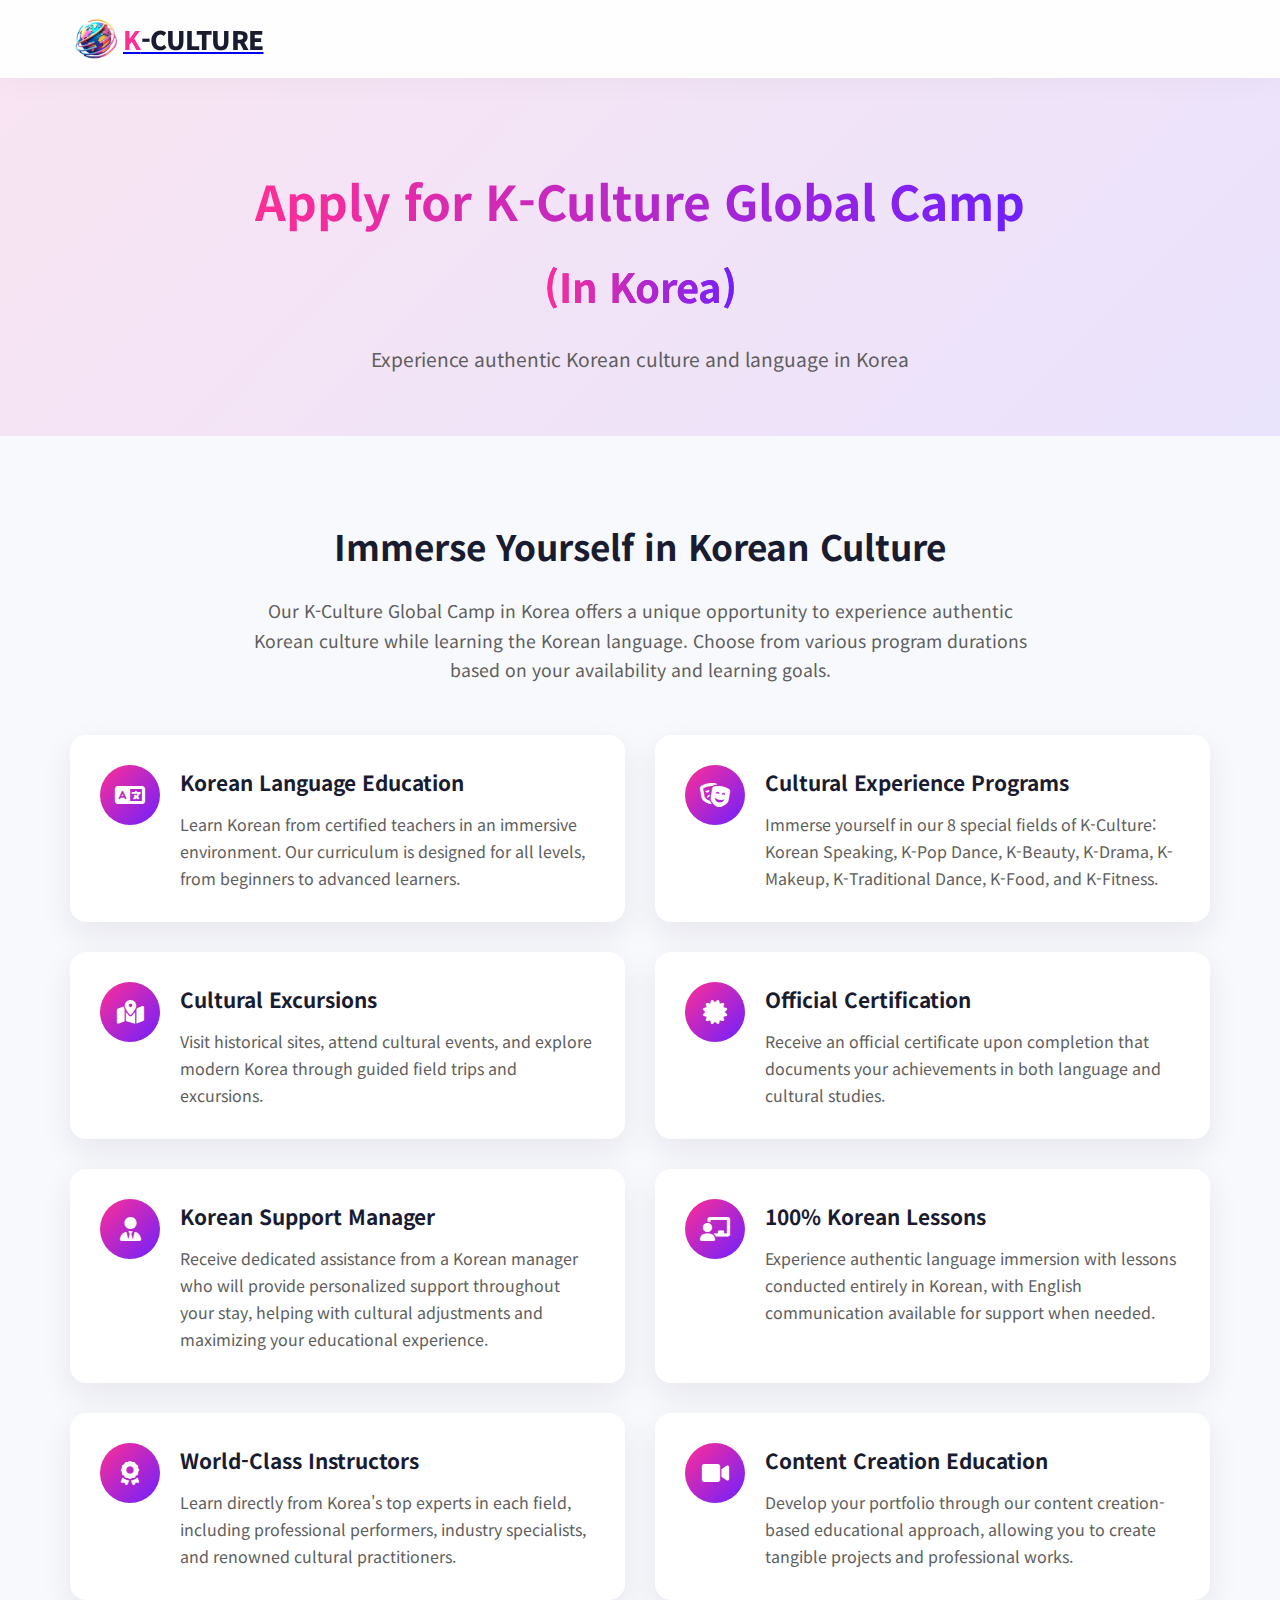
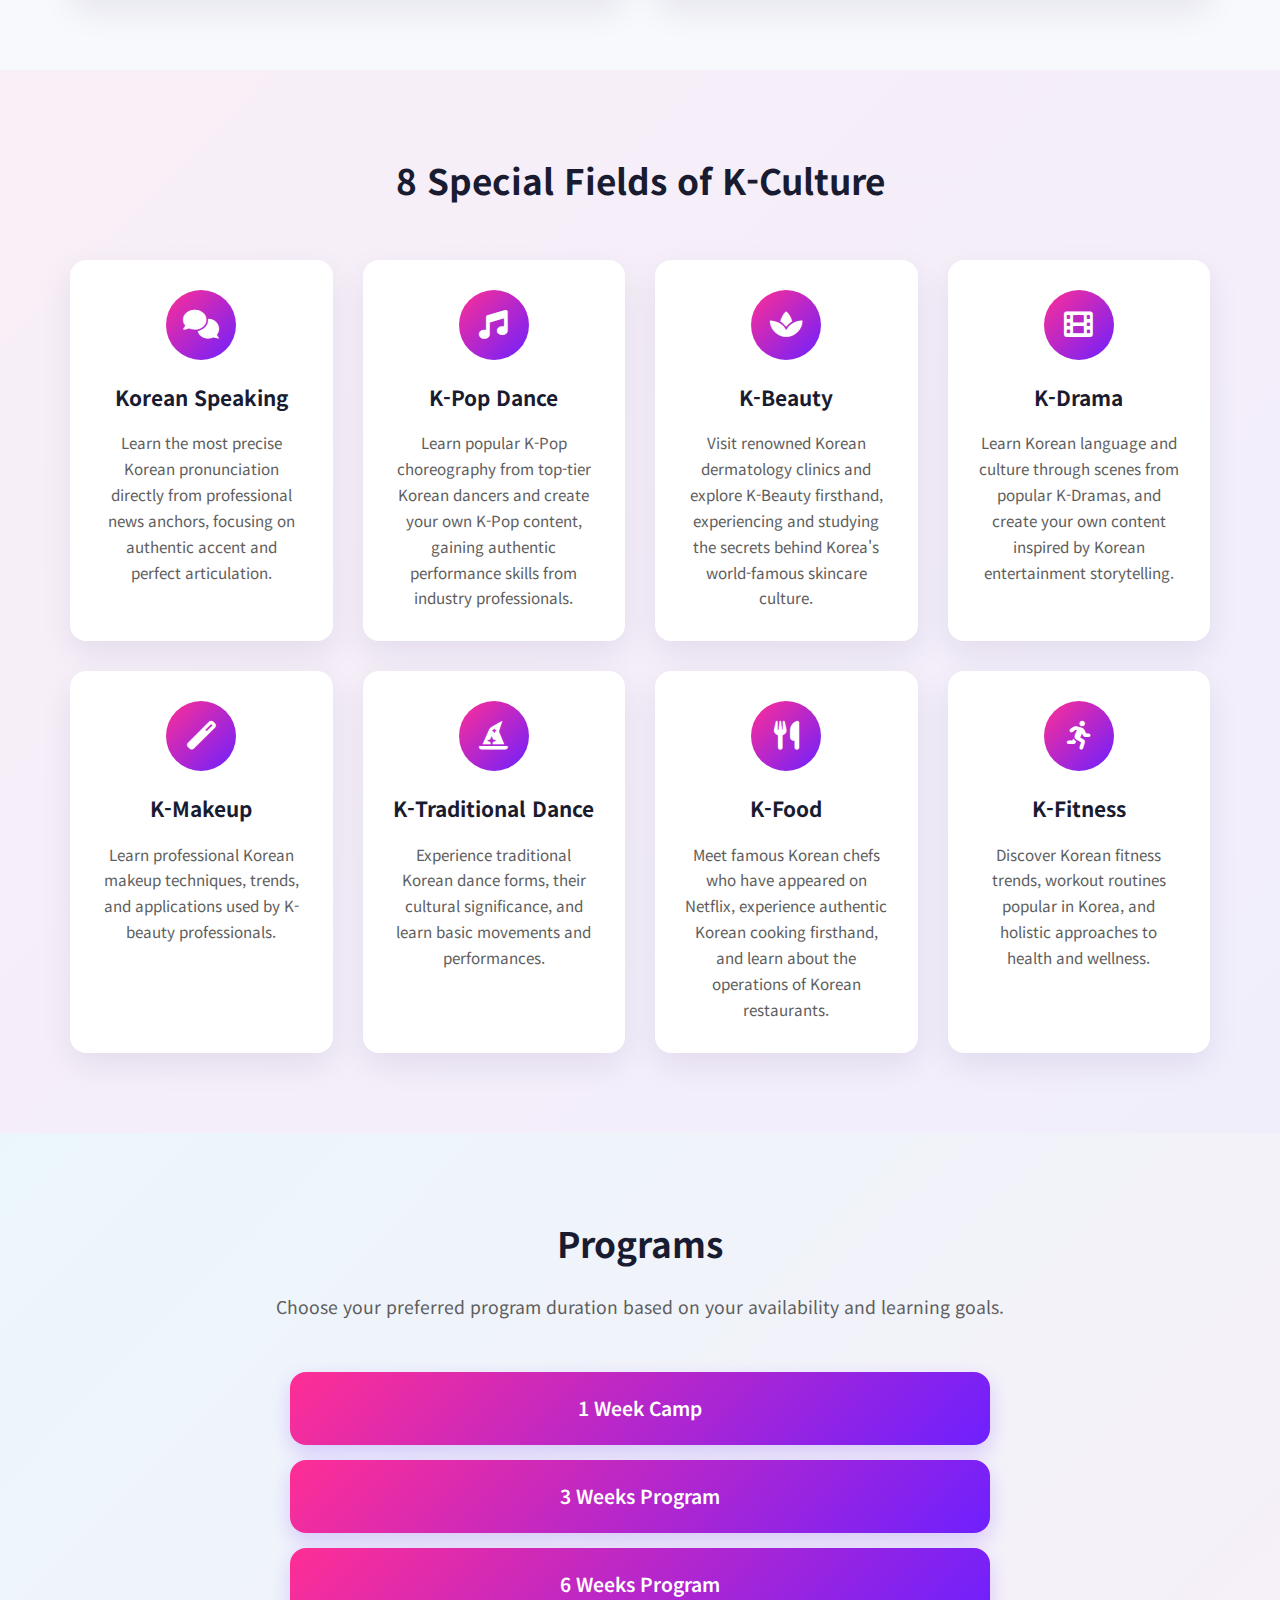
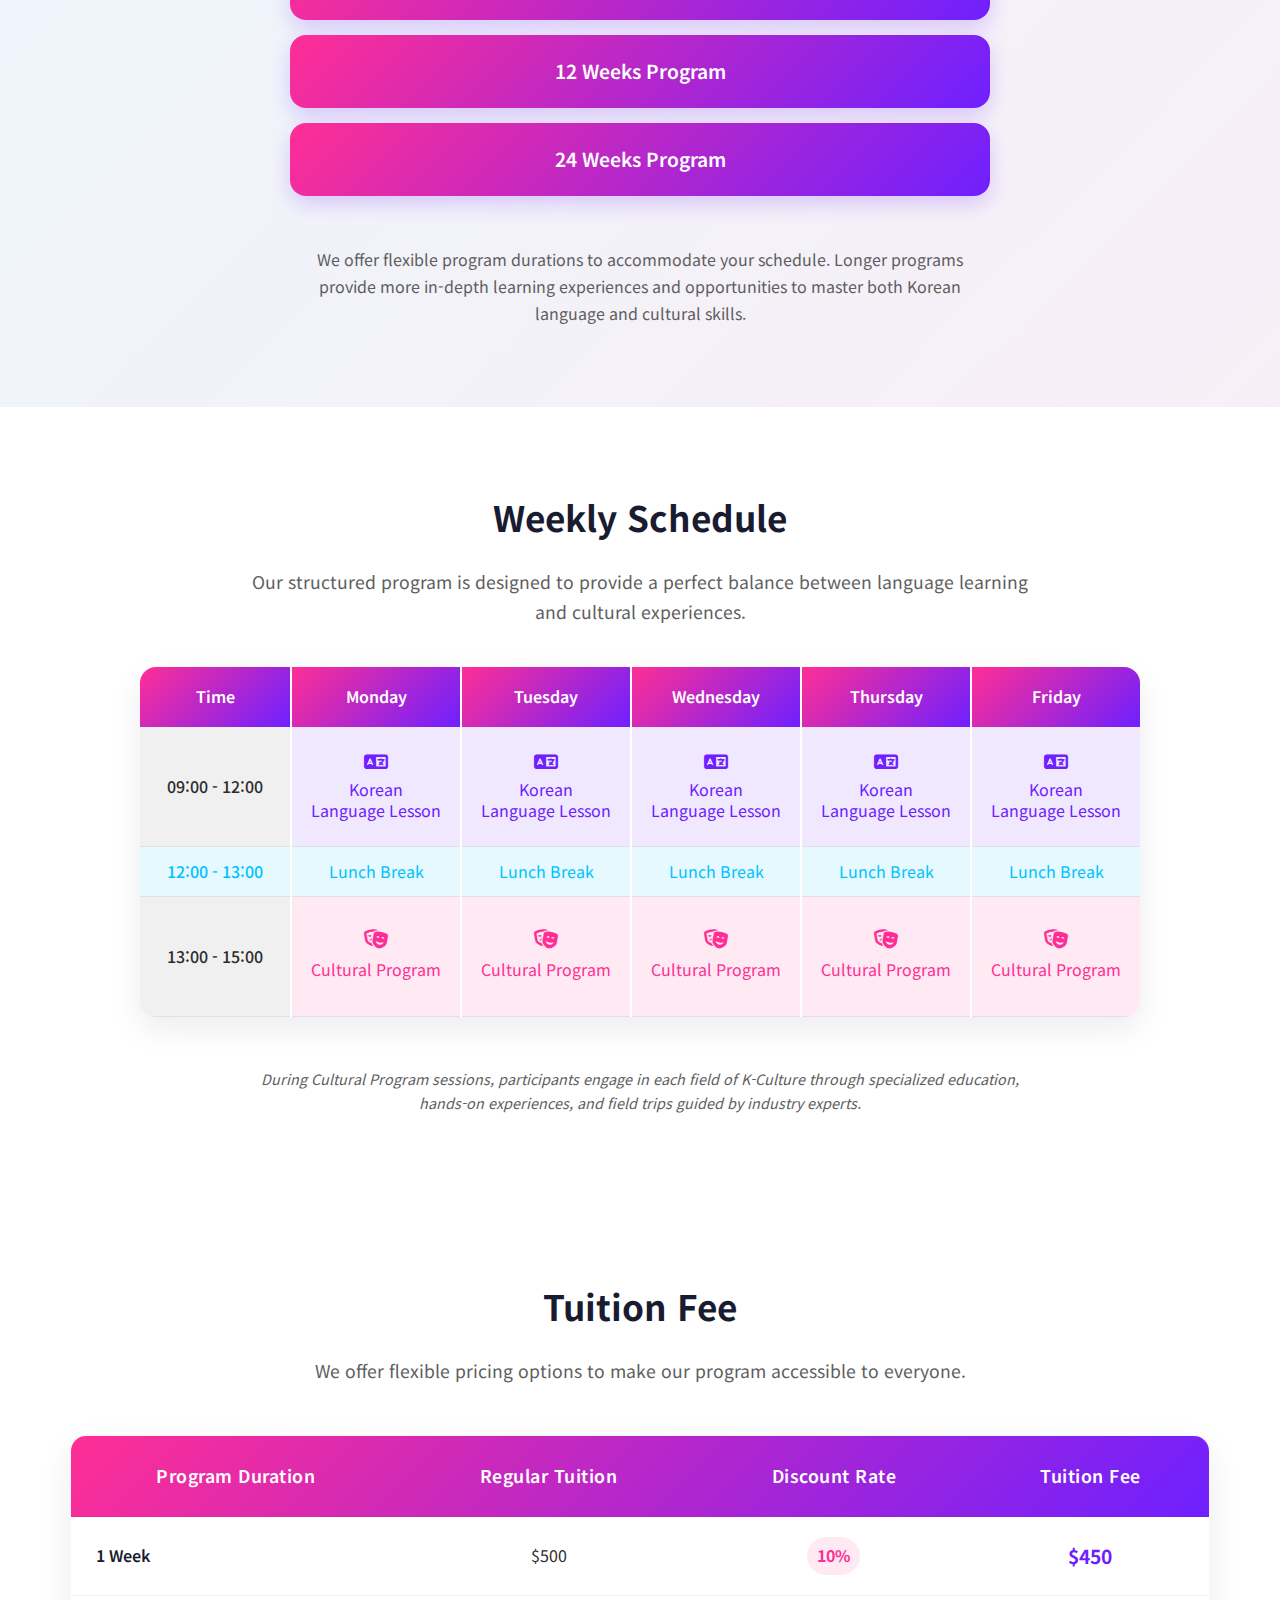
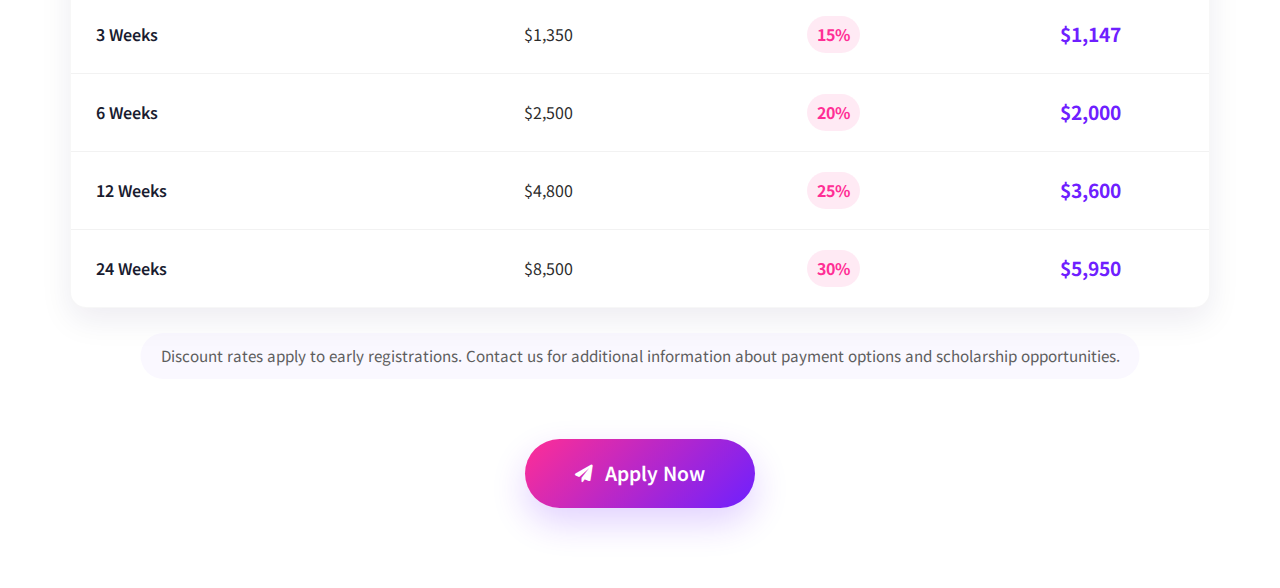
<file: apply-korea.html>
<!DOCTYPE html>
<html lang="ko">

<head>
    <meta charset="UTF-8">
    <meta name="viewport" content="width=device-width, initial-scale=1.0">
    <title>Apply for K-Culture Global Camp (In Korea)</title>
    <link rel="stylesheet" href="https://cdnjs.cloudflare.com/ajax/libs/font-awesome/6.0.0-beta3/css/all.min.css">
    <link rel="preconnect" href="https://fonts.googleapis.com">
    <link rel="preconnect" href="https://fonts.gstatic.com" crossorigin>
    <link
        href="https://fonts.googleapis.com/css2?family=Poppins:wght@300;400;500;600;700;800&family=Noto+Sans+KR:wght@300;400;500;700;900&display=swap"
        rel="stylesheet">
    <style>
        :root {
            --primary-color: #ff2e95;
            --secondary-color: #6e20ff;
            --accent-color: #00c2ff;
            --gradient-start: #ff2e95;
            --gradient-end: #6e20ff;
            --gradient-accent: #00c2ff;
            --text-color: #2c2c2c;
            --text-color-light: #5e5e5e;
            --light-bg: #f8f9fc;
            --white: #FFFFFF;
            --dark-color: #191c30;
            --border-radius: 16px;
            --box-shadow: 0 12px 32px rgba(28, 0, 78, 0.08);
            --hover-transform: translateY(-8px);
            --transition: all 0.4s cubic-bezier(0.165, 0.84, 0.44, 1);
        }

        * {
            margin: 0;
            padding: 0;
            box-sizing: border-box;
        }

        body {
            font-family: 'Noto Sans KR', 'Poppins', sans-serif;
            color: var(--text-color);
            line-height: 1.7;
            overflow-x: hidden;
            background-color: var(--light-bg);
        }

        .container {
            max-width: 1200px;
            margin: 0 auto;
            padding: 0 30px;
            position: relative;
        }

        header {
            position: fixed;
            width: 100%;
            background-color: rgba(255, 255, 255, 0.95);
            backdrop-filter: blur(10px);
            -webkit-backdrop-filter: blur(10px);
            box-shadow: 0 4px 30px rgba(0, 0, 0, 0.03);
            padding: 15px 0;
            z-index: 1000;
            transition: var(--transition);
        }

        header.scrolled {
            padding: 12px 0;
            box-shadow: 0 8px 20px rgba(0, 0, 0, 0.08);
        }

        .header-container {
            display: flex;
            justify-content: space-between;
            align-items: center;
        }

        .logo {
            display: flex;
            align-items: center;
        }

        .logo-img {
            width: auto;
            height: 48px;
            display: flex;
            align-items: center;
            justify-content: center;
            color: white;
            font-size: 20px;
            position: relative;
            overflow: hidden;
        }

        .logo-text {
            font-weight: 800;
            font-size: 1.6rem;
            color: var(--primary-color);
            letter-spacing: -0.5px;
        }

        .logo-text span {
            color: var(--dark-color);
            font-weight: 900;
            position: relative;
        }

        /* Removing the underline */
        .logo-text span::after {
            content: none;
        }

        .page-title {
            text-align: center;
            padding: 160px 0 60px;
            background: linear-gradient(135deg, rgba(255, 46, 149, 0.1), rgba(110, 32, 255, 0.1));
            position: relative;
        }

        .page-title h1 {
            font-size: 3rem;
            background: linear-gradient(90deg, var(--primary-color), var(--secondary-color));
            -webkit-background-clip: text;
            background-clip: text;
            color: transparent;
            margin-bottom: 20px;
            position: relative;
            display: inline-block;
        }

        .page-title h1::after {
            content: none;
        }
        
        .page-title h1 .edition {
            background: linear-gradient(90deg, var(--gradient-start), var(--gradient-end));
            -webkit-background-clip: text;
            background-clip: text;
            color: transparent;
            font-size: 2.5rem;
        }

        .page-title p {
            font-size: 1.2rem;
            color: var(--text-color-light);
            max-width: 700px;
            margin: 0 auto;
        }

        .program-overview {
            padding: 80px 0 40px;
            text-align: center;
        }

        .program-overview h2 {
            font-size: 2.2rem;
            margin-bottom: 20px;
            color: var(--dark-color);
        }

        .program-overview p {
            font-size: 1.1rem;
            color: var(--text-color-light);
            max-width: 800px;
            margin: 0 auto 30px;
        }

        .program-features {
            display: flex;
            flex-wrap: wrap;
            justify-content: center;
            gap: 30px;
            margin: 50px 0;
        }

        .program-feature {
            flex: 0 0 calc(50% - 15px);
            background: white;
            border-radius: var(--border-radius);
            padding: 30px;
            box-shadow: var(--box-shadow);
            display: flex;
            align-items: flex-start;
            text-align: left;
            transition: var(--transition);
        }

        .program-feature:hover {
            transform: var(--hover-transform);
            box-shadow: 0 20px 40px rgba(0, 0, 0, 0.1);
        }

        .feature-icon {
            background: linear-gradient(135deg, var(--gradient-start), var(--gradient-end));
            width: 60px;
            height: 60px;
            border-radius: 50%;
            display: flex;
            align-items: center;
            justify-content: center;
            margin-right: 20px;
            flex-shrink: 0;
        }

        .feature-icon i {
            color: white;
            font-size: 1.5rem;
        }

        .feature-content h3 {
            font-size: 1.3rem;
            margin-bottom: 10px;
            color: var(--dark-color);
        }

        .feature-content p {
            font-size: 1rem;
            color: var(--text-color-light);
            margin: 0;
        }

        .program-categories {
            padding: 80px 0;
            text-align: center;
            background: linear-gradient(135deg, rgba(0, 194, 255, 0.05), rgba(255, 46, 149, 0.05));
        }

        .program-grid {
            display: grid;
            grid-template-columns: repeat(auto-fill, minmax(350px, 1fr));
            gap: 30px;
            margin-top: 40px;
        }

        .program-card {
            background-color: white;
            border-radius: var(--border-radius);
            overflow: hidden;
            box-shadow: var(--box-shadow);
            transition: var(--transition);
            border: 1px solid rgba(0, 0, 0, 0.04);
            position: relative;
            height: 100%;
        }

        .program-card:hover {
            transform: var(--hover-transform);
            box-shadow: 0 20px 40px rgba(0, 0, 0, 0.1);
        }

        .program-img {
            width: 100%;
            height: 200px;
            object-fit: cover;
        }

        .program-content {
            padding: 30px;
        }

        .program-duration {
            display: inline-flex;
            align-items: center;
            background: linear-gradient(90deg, rgba(255, 46, 149, 0.1), rgba(110, 32, 255, 0.1));
            color: var(--primary-color);
            padding: 6px 12px;
            border-radius: 30px;
            font-size: 0.9rem;
            font-weight: 600;
            margin-bottom: 15px;
        }

        .program-duration i {
            margin-right: 8px;
        }

        .program-title {
            font-size: 1.5rem;
            color: var(--dark-color);
            margin-bottom: 15px;
        }

        .program-description {
            color: var(--text-color-light);
            margin-bottom: 30px;
        }

        .program-features {
            margin-bottom: 30px;
        }

        .program-feature-item {
            display: flex;
            align-items: center;
            margin-bottom: 12px;
        }

        .program-feature-item i {
            color: var(--secondary-color);
            margin-right: 10px;
        }

        .primary-btn {
            background: linear-gradient(135deg, var(--gradient-start), var(--gradient-end));
            color: white;
            border: none;
            padding: 15px 32px;
            border-radius: 30px;
            font-weight: 600;
            font-size: 1rem;
            cursor: pointer;
            transition: var(--transition);
            text-decoration: none;
            display: inline-flex;
            align-items: center;
            justify-content: center;
            box-shadow: 0 10px 25px rgba(110, 32, 255, 0.2);
            position: relative;
            overflow: hidden;
            z-index: 1;
            width: 100%;
        }

        .primary-btn::before {
            content: "";
            position: absolute;
            top: 0;
            left: 0;
            width: 100%;
            height: 100%;
            background: linear-gradient(135deg, var(--gradient-end), var(--gradient-start));
            z-index: -1;
            opacity: 0;
            transition: var(--transition);
        }

        .primary-btn:hover::before {
            opacity: 1;
        }

        .primary-btn i {
            margin-right: 10px;
        }

        .primary-btn:hover {
            transform: var(--hover-transform);
            box-shadow: 0 20px 40px rgba(110, 32, 255, 0.3);
        }

        .back-btn {
            display: inline-flex;
            align-items: center;
            color: var(--text-color);
            text-decoration: none;
            font-weight: 600;
            margin-top: 60px;
            transition: var(--transition);
        }

        .back-btn i {
            margin-right: 8px;
            transition: var(--transition);
        }

        .back-btn:hover {
            color: var(--primary-color);
        }

        .back-btn:hover i {
            transform: translateX(-5px);
        }

        .culture-modules {
            padding: 80px 0;
            background: linear-gradient(135deg, rgba(255, 46, 149, 0.05), rgba(110, 32, 255, 0.05));
        }

        .culture-modules h2 {
            text-align: center;
            font-size: 2.2rem;
            margin-bottom: 50px;
            color: var(--dark-color);
        }

        .modules-grid {
            display: grid;
            grid-template-columns: repeat(auto-fill, minmax(250px, 1fr));
            gap: 30px;
        }

        .module-card {
            background: white;
            border-radius: var(--border-radius);
            padding: 30px;
            text-align: center;
            box-shadow: var(--box-shadow);
            transition: var(--transition);
        }

        .module-card:hover {
            transform: var(--hover-transform);
            box-shadow: 0 20px 40px rgba(0, 0, 0, 0.1);
        }

        .module-icon {
            margin-bottom: 20px;
            width: 70px;
            height: 70px;
            background: linear-gradient(135deg, var(--gradient-start), var(--gradient-end));
            border-radius: 50%;
            display: flex;
            align-items: center;
            justify-content: center;
            margin: 0 auto 20px;
        }

        .module-icon i {
            color: white;
            font-size: 1.8rem;
        }

        .module-title {
            font-size: 1.3rem;
            margin-bottom: 15px;
            color: var(--dark-color);
        }

        .module-description {
            color: var(--text-color-light);
            font-size: 0.95rem;
        }

        /* Media Queries */
        @media (max-width: 992px) {
            .program-grid {
                grid-template-columns: repeat(2, 1fr);
            }
            
            .program-feature {
                flex: 0 0 100%;
            }

            .modules-grid {
                grid-template-columns: repeat(auto-fill, minmax(200px, 1fr));
            }
        }

        @media (max-width: 768px) {
            .container {
                padding: 0 20px;
            }

            .program-grid {
                grid-template-columns: 1fr;
            }

            .page-title {
                padding: 140px 0 50px;
            }

            .page-title h1 {
                font-size: 2.5rem;
            }

            .page-title p {
                font-size: 1rem;
            }

            .modules-grid {
                grid-template-columns: repeat(2, 1fr);
            }
        }

        @media (max-width: 576px) {
            .program-grid {
                grid-template-columns: 1fr;
            }

            .page-title h1 {
                font-size: 2rem;
            }

            .page-title p {
                font-size: 1rem;
            }

            .modules-grid {
                grid-template-columns: 1fr;
            }
        }

        .program-buttons {
            display: flex;
            flex-direction: column;
            gap: 15px;
            margin: 50px auto;
            max-width: 700px;
        }

        .program-button {
            background: linear-gradient(135deg, var(--gradient-start), var(--gradient-end));
            color: white;
            text-decoration: none;
            text-align: center;
            padding: 20px 30px;
            border-radius: var(--border-radius);
            font-size: 1.2rem;
            font-weight: 600;
            display: flex;
            align-items: center;
            justify-content: center;
            transition: var(--transition);
            box-shadow: 0 8px 20px rgba(110, 32, 255, 0.2);
            position: relative;
            overflow: hidden;
            z-index: 1;
            cursor: default;
        }

        .program-button:hover {
            transform: translateY(-5px);
            box-shadow: 0 15px 30px rgba(110, 32, 255, 0.3);
        }

        .program-button .duration {
            position: relative;
            display: block;
        }

        .program-button .duration::before {
            content: none;
        }

        .program-button:nth-child(1) .duration::before,
        .program-button:nth-child(2) .duration::before,
        .program-button:nth-child(3) .duration::before,
        .program-button:nth-child(4) .duration::before,
        .program-button:nth-child(5) .duration::before {
            content: none;
        }

        /* Media Queries */
        @media (max-width: 768px) {
            .program-buttons {
                max-width: 100%;
            }
        }

        /* Schedule Styles */
        .schedule-section {
            padding: 80px 0;
            background-color: white;
            text-align: center;
        }
        
        .schedule-intro {
            text-align: center;
            max-width: 800px;
            margin: 0 auto 40px;
            color: var(--text-color-light);
            font-size: 1.1rem;
        }

        .schedule-note {
            text-align: center;
            max-width: 800px;
            margin: 20px auto 0;
            color: var(--text-color-light);
            font-size: 0.9rem;
            font-style: italic;
        }
        
        .schedule-container {
            display: grid;
            grid-template-columns: 150px repeat(5, 1fr);
            gap: 2px;
            margin: 0 auto 50px;
            overflow-x: auto;
            border-radius: var(--border-radius);
            box-shadow: var(--box-shadow);
            max-width: 1000px;
            border-collapse: collapse;
        }
        
        .time-column, .day-column {
            display: flex;
            flex-direction: column;
            width: 100%;
        }
        
        .time-column {
            width: 150px;
        }
        
        .time-header, .day-header {
            background: linear-gradient(135deg, var(--gradient-start), var(--gradient-end));
            color: white;
            padding: 15px 10px;
            text-align: center;
            font-weight: 600;
            height: 60px;
            display: flex;
            align-items: center;
            justify-content: center;
        }
        
        .time-slot {
            background-color: #f0f0f0;
            padding: 15px 10px;
            text-align: center;
            border-bottom: 1px solid #e0e0e0;
            height: 120px;
            display: flex;
            align-items: center;
            justify-content: center;
            font-weight: 500;
            color: var(--text-color);
        }
        
        .time-slot.lunch {
            height: 50px;
        }
        
        .schedule-item {
            padding: 15px 10px;
            text-align: center;
            border-bottom: 1px solid #e0e0e0;
            height: 120px;
            display: flex;
            flex-direction: column;
            align-items: center;
            justify-content: center;
            background-color: white;
            transition: var(--transition);
        }
        
        .schedule-item.lunch {
            height: 50px;
        }
        
        .schedule-item.korean, 
        .schedule-item.culture {
            height: 120px;
        }
        
        .schedule-item:hover {
            transform: scale(1.02);
            box-shadow: 0 5px 15px rgba(0, 0, 0, 0.1);
            z-index: 2;
        }
        
        .schedule-item i {
            margin-bottom: 8px;
            font-size: 1.2rem;
        }
        
        .schedule-item.korean {
            background-color: rgba(110, 32, 255, 0.1);
            color: var(--secondary-color);
        }
        
        .schedule-item.korean span {
            max-width: 130px;
            line-height: 1.3;
            display: block;
            white-space: normal;
        }
        
        .schedule-item.culture {
            background-color: rgba(255, 46, 149, 0.1);
            color: var(--primary-color);
        }
        
        .schedule-item.lunch, .time-slot.lunch {
            background-color: rgba(0, 194, 255, 0.1);
            color: var(--accent-color);
        }
        
        .schedule-item.special-class {
            background-color: rgba(255, 193, 7, 0.1);
            color: #ff9800;
            grid-row: span 3;
        }
        
        .schedule-item.free {
            background-color: rgba(76, 175, 80, 0.1);
            color: #4caf50;
        }
        
        .schedule-item.weekend, .time-slot.weekend {
            background-color: #f8f9fc;
        }
        
        .special-classes {
            background-color: white;
            border-radius: var(--border-radius);
            padding: 30px;
            box-shadow: var(--box-shadow);
        }
        
        .special-classes h3 {
            margin-bottom: 15px;
            color: var(--dark-color);
            text-align: center;
        }
        
        .special-classes p {
            text-align: center;
            margin-bottom: 30px;
            color: var(--text-color-light);
        }
        
        .special-class-examples {
            display: flex;
            justify-content: center;
            flex-wrap: wrap;
            gap: 20px;
        }
        
        .special-class-item {
            background: linear-gradient(135deg, rgba(255, 46, 149, 0.1), rgba(110, 32, 255, 0.1));
            padding: 15px 25px;
            border-radius: 50px;
            display: flex;
            align-items: center;
            transition: var(--transition);
        }
        
        .special-class-item:hover {
            transform: translateY(-5px);
            box-shadow: 0 10px 20px rgba(0, 0, 0, 0.1);
        }
        
        .special-class-item i {
            margin-right: 10px;
            color: var(--primary-color);
        }
        
        /* Pricing Styles */
        .pricing {
            background-color: var(--white);
            position: relative;
            z-index: 1;
            padding: 80px 0;
        }

        .pricing-table-container {
            margin-top: 50px;
            position: relative;
            border-radius: var(--border-radius);
            overflow: hidden;
            box-shadow: var(--box-shadow);
            background: white;
            border: 1px solid rgba(0, 0, 0, 0.03);
        }

        .pricing-table {
            width: 100%;
            border-collapse: collapse;
        }

        .pricing-table th,
        .pricing-table td {
            padding: 20px 25px;
            text-align: center;
            border-bottom: 1px solid rgba(0, 0, 0, 0.05);
        }

        .pricing-table thead {
            background: linear-gradient(135deg, var(--gradient-start), var(--gradient-end));
            color: white;
        }

        .pricing-table thead th {
            font-weight: 600;
            padding: 25px;
            letter-spacing: 0.5px;
            font-size: 1.1rem;
        }

        .pricing-table tbody tr {
            transition: var(--transition);
        }

        .pricing-table tbody tr:hover {
            background-color: rgba(110, 32, 255, 0.03);
        }

        .pricing-table tbody tr:last-child td {
            border-bottom: none;
        }

        .pricing-table tbody td:first-child {
            font-weight: 600;
            color: var(--dark-color);
            text-align: left;
        }

        .pricing-table .discount {
            color: var(--primary-color);
            font-weight: 700;
            display: inline-block;
            padding: 5px 10px;
            background-color: rgba(255, 46, 149, 0.1);
            border-radius: 30px;
        }

        .pricing-table .price {
            font-weight: 700;
            font-size: 1.2rem;
            color: var(--secondary-color);
        }

        .pricing-table .price-regular {
            text-decoration: line-through;
            color: var(--text-color-light);
            font-size: 0.95rem;
            display: block;
            margin-bottom: 5px;
        }

        .pricing-note {
            text-align: center;
            margin-top: 25px;
            font-size: 0.95rem;
            color: var(--text-color-light);
            background-color: rgba(110, 32, 255, 0.03);
            padding: 10px 20px;
            border-radius: 30px;
            display: inline-block;
            position: relative;
            left: 50%;
            transform: translateX(-50%);
        }
        
        /* Responsive styles for the schedule */
        @media (max-width: 992px) {
            .schedule-container {
                grid-template-columns: 150px repeat(5, 1fr);
                max-width: 900px;
            }
            
            .time-slot, .schedule-item {
                padding: 10px 5px;
                font-size: 0.9rem;
            }
        }
        
        @media (max-width: 768px) {
            .schedule-container {
                display: block;
                overflow-x: auto;
                white-space: nowrap;
                width: 100%;
            }
            
            .time-column, .day-column {
                display: inline-block;
                vertical-align: top;
                width: 150px;
            }
            
            .time-column {
                width: 150px;
            }
            
            .day-column.saturday {
                width: 150px;
            }
            
            .special-class-item {
                padding: 10px 15px;
                font-size: 0.9rem;
            }
        }

        .program-note {
            text-align: center;
            max-width: 700px;
            margin: 30px auto 0;
            color: var(--text-color-light);
            font-size: 1rem;
        }

        .program-categories h2,
        .schedule-section h2,
        .pricing h2 {
            font-size: 2.2rem;
            margin-bottom: 20px;
            color: var(--dark-color);
            text-align: center;
        }

        @media (max-width: 768px) {
            .schedule-container {
                display: block;
                overflow-x: auto;
                white-space: nowrap;
                width: 100%;
            }
            
            .time-column, .day-column {
                display: inline-block;
                vertical-align: top;
                width: 150px;
            }
            
            .time-column {
                width: 150px;
            }
            
            .pricing-table-container {
                overflow-x: auto;
            }
            
            .pricing-table th,
            .pricing-table td {
                padding: 15px 20px;
                font-size: 0.95rem;
            }
            
            .pricing-note {
                width: 100%;
                padding: 10px;
                font-size: 0.9rem;
            }
        }

        .apply-button-container {
            text-align: center;
            margin-top: 60px;
        }
        
        .apply-now-btn {
            background: linear-gradient(135deg, var(--gradient-start), var(--gradient-end));
            color: white;
            text-decoration: none;
            font-weight: 600;
            font-size: 1.2rem;
            padding: 18px 50px;
            border-radius: 40px;
            display: inline-flex;
            align-items: center;
            justify-content: center;
            transition: var(--transition);
            box-shadow: 0 15px 35px rgba(110, 32, 255, 0.2);
            position: relative;
            overflow: hidden;
            z-index: 1;
        }
        
        .apply-now-btn i {
            margin-right: 12px;
            font-size: 1.1rem;
        }
        
        .apply-now-btn:hover {
            transform: var(--hover-transform);
            box-shadow: 0 20px 40px rgba(110, 32, 255, 0.3);
        }

        .tour-package-link {
            text-align: center;
            margin-top: 30px;
        }
        
        .tour-package-btn {
            background: linear-gradient(135deg, rgba(255, 46, 149, 0.1), rgba(110, 32, 255, 0.1));
            color: var(--dark-color);
            text-decoration: none;
            font-weight: 600;
            font-size: 1.1rem;
            padding: 16px 40px;
            border-radius: 40px;
            display: inline-flex;
            align-items: center;
            justify-content: center;
            transition: var(--transition);
            box-shadow: 0 5px 15px rgba(0, 0, 0, 0.05);
            position: relative;
            overflow: hidden;
        }
        
        .tour-package-btn i {
            margin-right: 10px;
            color: var(--primary-color);
        }
        
        .tour-package-btn:hover {
            transform: var(--hover-transform);
            box-shadow: 0 10px 25px rgba(0, 0, 0, 0.1);
            color: var(--primary-color);
        }

        .k-tour-program {
            padding: 80px 0;
            background: linear-gradient(135deg, rgba(0, 194, 255, 0.05), rgba(255, 46, 149, 0.05));
            text-align: center;
        }
        
        .tour-features {
            max-width: 1100px;
            margin: 50px auto;
        }
    </style>
</head>

<body>
    <header id="header">
        <div class="container header-container">
            <a href="index.html" class="logo">
                <div class="logo-img">
                    <img src="logo.png" alt="K-CULTURE GLOBAL ACADEMY Logo" class="logo-img">
                </div>
                <div class="logo-text">K<span style="color: var(--dark-color);">-</span><span>CULTURE</span></div>
            </a>
        </div>
    </header>

    <section class="page-title">
        <div class="container">
            <h1>Apply for K-Culture Global Camp<br><span class="edition">(In Korea)</span></h1>
            <p>Experience authentic Korean culture and language in Korea</p>
        </div>
    </section>

    <section class="program-overview">
        <div class="container">
            <h2>Immerse Yourself in Korean Culture</h2>
            <p>Our K-Culture Global Camp in Korea offers a unique opportunity to experience authentic Korean culture while learning the Korean language. Choose from various program durations based on your availability and learning goals.</p>
            
            <div class="program-features">
                <div class="program-feature">
                    <div class="feature-icon">
                        <i class="fas fa-language"></i>
                    </div>
                    <div class="feature-content">
                        <h3>Korean Language Education</h3>
                        <p>Learn Korean from certified teachers in an immersive environment. Our curriculum is designed for all levels, from beginners to advanced learners.</p>
                    </div>
                </div>
                
                <div class="program-feature">
                    <div class="feature-icon">
                        <i class="fas fa-theater-masks"></i>
                    </div>
                    <div class="feature-content">
                        <h3>Cultural Experience Programs</h3>
                        <p>Immerse yourself in our 8 special fields of K-Culture: Korean Speaking, K-Pop Dance, K-Beauty, K-Drama, K-Makeup, K-Traditional Dance, K-Food, and K-Fitness.</p>
                    </div>
                </div>
                
                <div class="program-feature">
                    <div class="feature-icon">
                        <i class="fas fa-map-marked-alt"></i>
                    </div>
                    <div class="feature-content">
                        <h3>Cultural Excursions</h3>
                        <p>Visit historical sites, attend cultural events, and explore modern Korea through guided field trips and excursions.</p>
                    </div>
                </div>
                
                <div class="program-feature">
                    <div class="feature-icon">
                        <i class="fas fa-certificate"></i>
                    </div>
                    <div class="feature-content">
                        <h3>Official Certification</h3>
                        <p>Receive an official certificate upon completion that documents your achievements in both language and cultural studies.</p>
                    </div>
                </div>

                <div class="program-feature">
                    <div class="feature-icon">
                        <i class="fas fa-user-tie"></i>
                    </div>
                    <div class="feature-content">
                        <h3>Korean Support Manager</h3>
                        <p>Receive dedicated assistance from a Korean manager who will provide personalized support throughout your stay, helping with cultural adjustments and maximizing your educational experience.</p>
                    </div>
                </div>

                <div class="program-feature">
                    <div class="feature-icon">
                        <i class="fas fa-chalkboard-teacher"></i>
                    </div>
                    <div class="feature-content">
                        <h3>100% Korean Lessons</h3>
                        <p>Experience authentic language immersion with lessons conducted entirely in Korean, with English communication available for support when needed.</p>
                    </div>
                </div>

                <div class="program-feature">
                    <div class="feature-icon">
                        <i class="fas fa-award"></i>
                    </div>
                    <div class="feature-content">
                        <h3>World-Class Instructors</h3>
                        <p>Learn directly from Korea's top experts in each field, including professional performers, industry specialists, and renowned cultural practitioners.</p>
                    </div>
                </div>

                <div class="program-feature">
                    <div class="feature-icon">
                        <i class="fas fa-video"></i>
                    </div>
                    <div class="feature-content">
                        <h3>Content Creation Education</h3>
                        <p>Develop your portfolio through our content creation-based educational approach, allowing you to create tangible projects and professional works.</p>
                    </div>
                </div>
            </div>
        </div>
    </section>

    <section class="culture-modules">
        <div class="container">
            <h2>8 Special Fields of K-Culture</h2>
            <div class="modules-grid">
                <!-- Korean Speaking Module -->
                <div class="module-card">
                    <div class="module-icon">
                        <i class="fas fa-comments"></i>
                    </div>
                    <h3 class="module-title">Korean Speaking</h3>
                    <p class="module-description">Learn the most precise Korean pronunciation directly from professional news anchors, focusing on authentic accent and perfect articulation.</p>
                </div>

                <!-- K-Pop Dance Module -->
                <div class="module-card">
                    <div class="module-icon">
                        <i class="fas fa-music"></i>
                    </div>
                    <h3 class="module-title">K-Pop Dance</h3>
                    <p class="module-description">Learn popular K-Pop choreography from top-tier Korean dancers and create your own K-Pop content, gaining authentic performance skills from industry professionals.</p>
                </div>

                <!-- K-Beauty Module -->
                <div class="module-card">
                    <div class="module-icon">
                        <i class="fas fa-spa"></i>
                    </div>
                    <h3 class="module-title">K-Beauty</h3>
                    <p class="module-description">Visit renowned Korean dermatology clinics and explore K-Beauty firsthand, experiencing and studying the secrets behind Korea's world-famous skincare culture.</p>
                </div>

                <!-- K-Drama Module -->
                <div class="module-card">
                    <div class="module-icon">
                        <i class="fas fa-film"></i>
                    </div>
                    <h3 class="module-title">K-Drama</h3>
                    <p class="module-description">Learn Korean language and culture through scenes from popular K-Dramas, and create your own content inspired by Korean entertainment storytelling.</p>
                </div>

                <!-- K-Makeup Module -->
                <div class="module-card">
                    <div class="module-icon">
                        <i class="fas fa-magic"></i>
                    </div>
                    <h3 class="module-title">K-Makeup</h3>
                    <p class="module-description">Learn professional Korean makeup techniques, trends, and applications used by K-beauty professionals.</p>
                </div>

                <!-- K-Traditional Dance Module -->
                <div class="module-card">
                    <div class="module-icon">
                        <i class="fas fa-hat-wizard"></i>
                    </div>
                    <h3 class="module-title">K-Traditional Dance</h3>
                    <p class="module-description">Experience traditional Korean dance forms, their cultural significance, and learn basic movements and performances.</p>
                </div>

                <!-- K-Food Module -->
                <div class="module-card">
                    <div class="module-icon">
                        <i class="fas fa-utensils"></i>
                    </div>
                    <h3 class="module-title">K-Food</h3>
                    <p class="module-description">Meet famous Korean chefs who have appeared on Netflix, experience authentic Korean cooking firsthand, and learn about the operations of Korean restaurants.</p>
                </div>

                <!-- K-Fitness Module -->
                <div class="module-card">
                    <div class="module-icon">
                        <i class="fas fa-running"></i>
                    </div>
                    <h3 class="module-title">K-Fitness</h3>
                    <p class="module-description">Discover Korean fitness trends, workout routines popular in Korea, and holistic approaches to health and wellness.</p>
                </div>
            </div>
        </div>
    </section>

    <section class="program-categories">
        <div class="container">
            <h2>Programs</h2>
            <p class="schedule-intro">Choose your preferred program duration based on your availability and learning goals.</p>
            <div class="program-buttons">
                <div class="program-button">
                    <span class="duration">1 Week Camp</span>
                </div>
                <div class="program-button">
                    <span class="duration">3 Weeks Program</span>
                </div>
                <div class="program-button">
                    <span class="duration">6 Weeks Program</span>
                </div>
                <div class="program-button">
                    <span class="duration">12 Weeks Program</span>
                </div>
                <div class="program-button">
                    <span class="duration">24 Weeks Program</span>
                </div>
            </div>
            <p class="program-note">We offer flexible program durations to accommodate your schedule. Longer programs provide more in-depth learning experiences and opportunities to master both Korean language and cultural skills.</p>
        </div>
    </section>

    <section class="schedule-section">
        <div class="container">
            <h2>Weekly Schedule</h2>
            <p class="schedule-intro">Our structured program is designed to provide a perfect balance between language learning and cultural experiences.</p>
            
            <div class="schedule-container">
                <div class="time-column">
                    <div class="time-header">Time</div>
                    <div class="time-slot">09:00 - 12:00</div>
                    <div class="time-slot lunch">12:00 - 13:00</div>
                    <div class="time-slot">13:00 - 15:00</div>
                </div>
                
                <div class="day-column">
                    <div class="day-header">Monday</div>
                    <div class="schedule-item korean">
                        <i class="fas fa-language"></i>
                        <span>Korean Language Lesson</span>
                    </div>
                    <div class="schedule-item lunch">
                        <span>Lunch Break</span>
                    </div>
                    <div class="schedule-item culture">
                        <i class="fas fa-theater-masks"></i>
                        <span>Cultural Program</span>
                    </div>
                </div>
                
                <div class="day-column">
                    <div class="day-header">Tuesday</div>
                    <div class="schedule-item korean">
                        <i class="fas fa-language"></i>
                        <span>Korean Language Lesson</span>
                    </div>
                    <div class="schedule-item lunch">
                        <span>Lunch Break</span>
                    </div>
                    <div class="schedule-item culture">
                        <i class="fas fa-theater-masks"></i>
                        <span>Cultural Program</span>
                    </div>
                </div>
                
                <div class="day-column">
                    <div class="day-header">Wednesday</div>
                    <div class="schedule-item korean">
                        <i class="fas fa-language"></i>
                        <span>Korean Language Lesson</span>
                    </div>
                    <div class="schedule-item lunch">
                        <span>Lunch Break</span>
                    </div>
                    <div class="schedule-item culture">
                        <i class="fas fa-theater-masks"></i>
                        <span>Cultural Program</span>
                    </div>
                </div>
                
                <div class="day-column">
                    <div class="day-header">Thursday</div>
                    <div class="schedule-item korean">
                        <i class="fas fa-language"></i>
                        <span>Korean Language Lesson</span>
                    </div>
                    <div class="schedule-item lunch">
                        <span>Lunch Break</span>
                    </div>
                    <div class="schedule-item culture">
                        <i class="fas fa-theater-masks"></i>
                        <span>Cultural Program</span>
                    </div>
                </div>
                
                <div class="day-column">
                    <div class="day-header">Friday</div>
                    <div class="schedule-item korean">
                        <i class="fas fa-language"></i>
                        <span>Korean Language Lesson</span>
                    </div>
                    <div class="schedule-item lunch">
                        <span>Lunch Break</span>
                    </div>
                    <div class="schedule-item culture">
                        <i class="fas fa-theater-masks"></i>
                        <span>Cultural Program</span>
                    </div>
                </div>
            </div>
            
            <p class="schedule-note">During Cultural Program sessions, participants engage in each field of K-Culture through specialized education, hands-on experiences, and field trips guided by industry experts.</p>
        </div>
    </section>

    <section class="pricing" id="pricing">
        <div class="container">
            <h2>Tuition Fee</h2>
            <p class="schedule-intro">We offer flexible pricing options to make our program accessible to everyone.</p>
            
            <div class="pricing-table-container">
                <table class="pricing-table">
                    <thead>
                        <tr>
                            <th>Program Duration</th>
                            <th>Regular Tuition</th>
                            <th>Discount Rate</th>
                            <th>Tuition Fee</th>
                        </tr>
                    </thead>
                    <tbody>
                        <tr>
                            <td>1 Week</td>
                            <td>$500</td>
                            <td><span class="discount">10%</span></td>
                            <td><span class="price">$450</span></td>
                        </tr>
                        <tr>
                            <td>3 Weeks</td>
                            <td>$1,350</td>
                            <td><span class="discount">15%</span></td>
                            <td><span class="price">$1,147</span></td>
                        </tr>
                        <tr>
                            <td>6 Weeks</td>
                            <td>$2,500</td>
                            <td><span class="discount">20%</span></td>
                            <td><span class="price">$2,000</span></td>
                        </tr>
                        <tr>
                            <td>12 Weeks</td>
                            <td>$4,800</td>
                            <td><span class="discount">25%</span></td>
                            <td><span class="price">$3,600</span></td>
                        </tr>
                        <tr>
                            <td>24 Weeks</td>
                            <td>$8,500</td>
                            <td><span class="discount">30%</span></td>
                            <td><span class="price">$5,950</span></td>
                        </tr>
                    </tbody>
                </table>
            </div>
            
            <div class="pricing-note">Discount rates apply to early registrations. Contact us for additional information about payment options and scholarship opportunities.</div>
            
            <div class="apply-button-container">
                <a href="https://docs.google.com/forms/d/e/1FAIpQLSfrlTAIHrnK1D__z_yf_XsPMmZz-kZMI7KqVf9tyjCtDCgNDg/viewform?usp=dialog" class="apply-now-btn" target="_blank">
                    <i class="fas fa-paper-plane"></i> Apply Now
                </a>
            </div>
        </div>
    </section>

    <script>
        // Header effect on scroll
        window.addEventListener('scroll', function () {
            if (window.scrollY > 50) {
                document.getElementById('header').classList.add('scrolled');
            } else {
                document.getElementById('header').classList.remove('scrolled');
            }
        });
    </script>
</body>

</html>
</file>
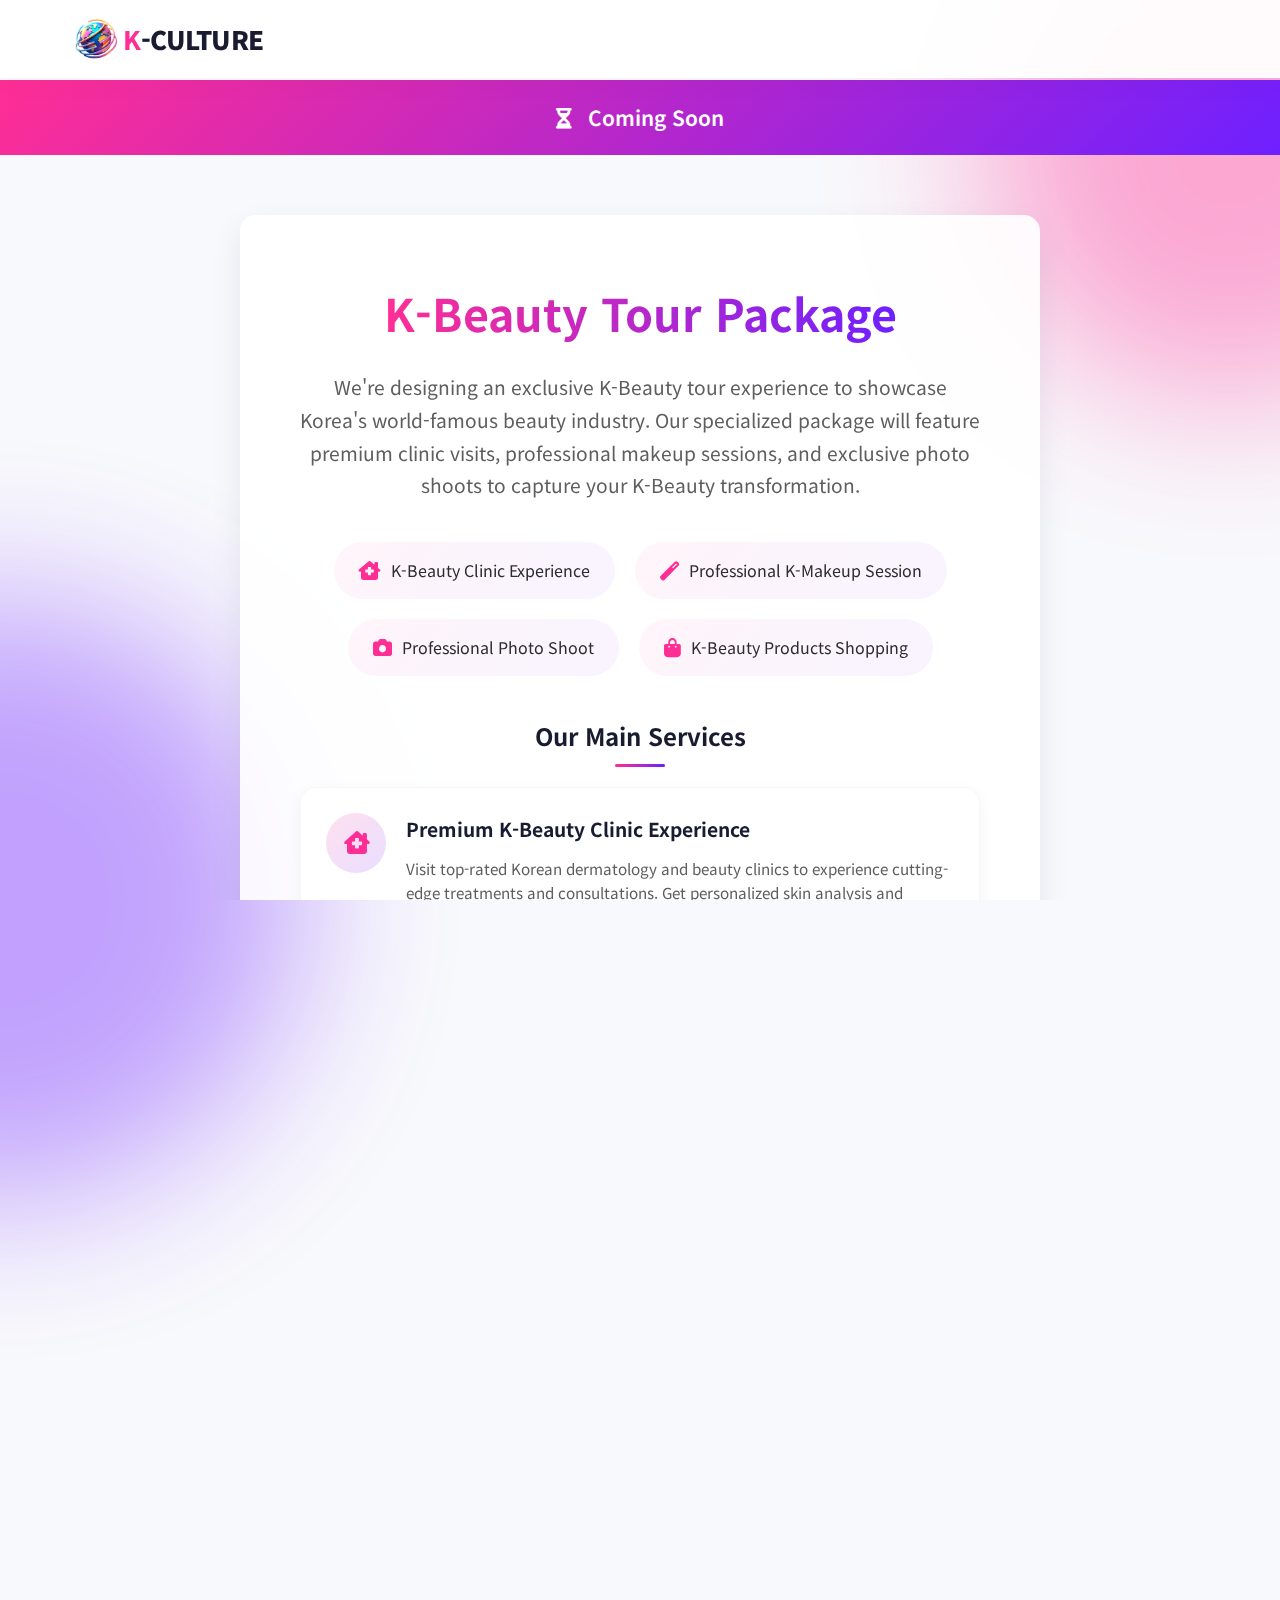
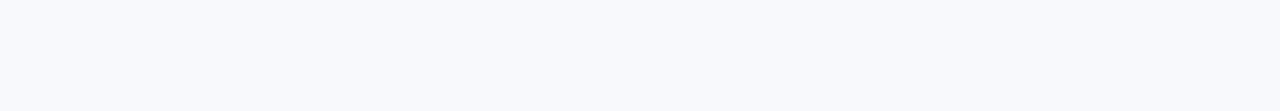
<file: k-beauty-package.html>
<!DOCTYPE html>
<html lang="ko">

<head>
    <meta charset="UTF-8">
    <meta name="viewport" content="width=device-width, initial-scale=1.0">
    <title>K-Beauty Package - Coming Soon</title>
    <link rel="stylesheet" href="https://cdnjs.cloudflare.com/ajax/libs/font-awesome/6.0.0-beta3/css/all.min.css">
    <link rel="preconnect" href="https://fonts.googleapis.com">
    <link rel="preconnect" href="https://fonts.gstatic.com" crossorigin>
    <link
        href="https://fonts.googleapis.com/css2?family=Poppins:wght@300;400;500;600;700;800&family=Noto+Sans+KR:wght@300;400;500;700;900&display=swap"
        rel="stylesheet">
    <style>
        :root {
            --primary-color: #ff2e95;
            --secondary-color: #6e20ff;
            --accent-color: #00c2ff;
            --gradient-start: #ff2e95;
            --gradient-end: #6e20ff;
            --gradient-accent: #00c2ff;
            --text-color: #2c2c2c;
            --text-color-light: #5e5e5e;
            --light-bg: #f8f9fc;
            --white: #FFFFFF;
            --dark-color: #191c30;
            --border-radius: 16px;
            --box-shadow: 0 12px 32px rgba(28, 0, 78, 0.08);
            --hover-transform: translateY(-8px);
            --transition: all 0.4s cubic-bezier(0.165, 0.84, 0.44, 1);
        }

        * {
            margin: 0;
            padding: 0;
            box-sizing: border-box;
        }

        html, body {
            height: 100%;
            width: 100%;
            overflow-x: hidden;
        }

        body {
            font-family: 'Noto Sans KR', 'Poppins', sans-serif;
            color: var(--text-color);
            line-height: 1.7;
            background-color: var(--light-bg);
            position: relative;
        }

        .container {
            max-width: 1200px;
            margin: 0 auto;
            padding: 0 30px;
            position: relative;
        }

        header {
            position: fixed;
            width: 100%;
            background-color: rgba(255, 255, 255, 0.95);
            backdrop-filter: blur(10px);
            -webkit-backdrop-filter: blur(10px);
            box-shadow: 0 4px 30px rgba(0, 0, 0, 0.03);
            padding: 15px 0;
            z-index: 1000;
            top: 0;
            left: 0;
        }

        .header-container {
            display: flex;
            justify-content: space-between;
            align-items: center;
        }

        .logo {
            display: flex;
            align-items: center;
            text-decoration: none;
        }

        .logo-img {
            width: auto;
            height: 48px;
            display: flex;
            align-items: center;
            justify-content: center;
            color: white;
            font-size: 20px;
            position: relative;
            overflow: hidden;
        }

        .logo-text {
            font-weight: 800;
            font-size: 1.6rem;
            color: var(--primary-color);
            letter-spacing: -0.5px;
        }

        .logo-text span {
            color: var(--dark-color);
            font-weight: 900;
            position: relative;
        }

        /* Blob background */
        .blob {
            position: fixed;
            border-radius: 50%;
            filter: blur(80px);
            z-index: -1;
            opacity: 0.4;
        }

        .blob-1 {
            width: 500px;
            height: 500px;
            background: var(--primary-color);
            top: -100px;
            right: -200px;
        }

        .blob-2 {
            width: 600px;
            height: 600px;
            background: var(--secondary-color);
            bottom: -300px;
            left: -300px;
        }

        /* Page Structure */
        .page-wrapper {
            padding-top: 80px; /* Space for fixed header */
            width: 100%;
            overflow-x: hidden;
        }

        /* Coming Soon Badge */
        .coming-soon-banner {
            width: 100%;
            padding: 20px 0;
            background: linear-gradient(135deg, var(--gradient-start), var(--gradient-end));
            color: white;
            text-align: center;
            font-size: 1.3rem;
            font-weight: 600;
            margin-bottom: 40px;
        }

        .coming-soon-banner i {
            margin-right: 10px;
            animation: pulse 2s infinite;
        }

        @keyframes pulse {
            0%, 100% {
                opacity: 1;
            }
            50% {
                opacity: 0.6;
            }
        }

        /* Content Area */
        .content-area {
            padding: 20px 0 60px;
        }

        .main-content {
            max-width: 800px;
            margin: 0 auto;
            background-color: rgba(255, 255, 255, 0.9);
            padding: 60px;
            border-radius: var(--border-radius);
            box-shadow: var(--box-shadow);
            text-align: center;
        }

        .coming-soon-title {
            font-size: 2.8rem;
            background: linear-gradient(90deg, var(--primary-color), var(--secondary-color));
            -webkit-background-clip: text;
            background-clip: text;
            color: transparent;
            margin-bottom: 20px;
            position: relative;
            display: inline-block;
        }

        .coming-soon-description {
            font-size: 1.2rem;
            color: var(--text-color-light);
            margin-bottom: 40px;
        }

        .package-features {
            display: flex;
            flex-wrap: wrap;
            justify-content: center;
            gap: 20px;
            margin-bottom: 40px;
        }

        .package-feature {
            display: flex;
            align-items: center;
            background: linear-gradient(135deg, rgba(255, 46, 149, 0.05), rgba(110, 32, 255, 0.05));
            padding: 15px 25px;
            border-radius: 50px;
            transition: var(--transition);
        }

        .package-feature:hover {
            transform: var(--hover-transform);
            box-shadow: 0 10px 20px rgba(0, 0, 0, 0.1);
        }

        .package-feature i {
            color: var(--primary-color);
            margin-right: 10px;
            font-size: 1.2rem;
        }

        .back-button {
            background: linear-gradient(135deg, var(--gradient-start), var(--gradient-end));
            color: white;
            text-decoration: none;
            font-weight: 600;
            font-size: 1.1rem;
            padding: 16px 40px;
            border-radius: 40px;
            display: inline-flex;
            align-items: center;
            justify-content: center;
            transition: var(--transition);
            box-shadow: 0 15px 35px rgba(110, 32, 255, 0.2);
            position: relative;
            overflow: hidden;
            z-index: 1;
        }

        .back-button i {
            margin-right: 10px;
            font-size: 1rem;
        }

        .back-button:hover {
            transform: var(--hover-transform);
            box-shadow: 0 20px 40px rgba(110, 32, 255, 0.3);
        }

        .notify-form {
            margin-top: 30px;
            display: flex;
            flex-direction: column;
            align-items: center;
        }

        .notify-text {
            font-size: 1rem;
            color: var(--text-color-light);
            margin-bottom: 15px;
        }
        
        .main-services {
            margin-top: 40px;
            text-align: left;
        }
        
        .services-title {
            text-align: center;
            margin-bottom: 30px;
            font-size: 1.5rem;
            color: var(--dark-color);
            position: relative;
        }
        
        .services-title:after {
            content: '';
            position: absolute;
            bottom: -10px;
            left: 50%;
            transform: translateX(-50%);
            width: 50px;
            height: 3px;
            background: linear-gradient(90deg, var(--gradient-start), var(--gradient-end));
            border-radius: 10px;
        }
        
        .service-card {
            display: flex;
            background-color: white;
            border-radius: var(--border-radius);
            padding: 25px;
            margin-bottom: 20px;
            box-shadow: 0 5px 15px rgba(0, 0, 0, 0.05);
            transition: var(--transition);
            border: 1px solid rgba(0, 0, 0, 0.03);
        }
        
        .service-card:hover {
            transform: translateY(-5px);
            box-shadow: 0 15px 30px rgba(0, 0, 0, 0.1);
        }
        
        .service-icon {
            background: linear-gradient(135deg, rgba(255, 46, 149, 0.15), rgba(110, 32, 255, 0.15));
            width: 60px;
            height: 60px;
            border-radius: 50%;
            display: flex;
            align-items: center;
            justify-content: center;
            margin-right: 20px;
            flex-shrink: 0;
        }
        
        .service-icon i {
            color: var(--primary-color);
            font-size: 1.4rem;
        }
        
        .service-content h4 {
            font-size: 1.2rem;
            margin-bottom: 10px;
            color: var(--dark-color);
        }
        
        .service-content p {
            color: var(--text-color-light);
            font-size: 0.95rem;
            line-height: 1.6;
        }

        /* Media Queries */
        @media (max-width: 768px) {
            .main-content {
                padding: 40px 30px;
            }

            .coming-soon-title {
                font-size: 2.3rem;
            }

            .coming-soon-description {
                font-size: 1.1rem;
            }

            .package-features {
                flex-direction: column;
                align-items: center;
            }
            
            .service-card {
                flex-direction: column;
                align-items: center;
                text-align: center;
            }
            
            .service-icon {
                margin-right: 0;
                margin-bottom: 15px;
            }
        }

        @media (max-width: 576px) {
            .main-content {
                padding: 30px 20px;
            }

            .coming-soon-title {
                font-size: 2rem;
            }

            .coming-soon-description {
                font-size: 1rem;
            }
        }
    </style>
</head>

<body>
    <!-- Background Elements -->
    <div class="blob blob-1"></div>
    <div class="blob blob-2"></div>

    <header id="header">
        <div class="container header-container">
            <a href="index.html" class="logo">
                <div class="logo-img">
                    <img src="logo.png" alt="K-CULTURE GLOBAL ACADEMY Logo" class="logo-img">
                </div>
                <div class="logo-text">K<span style="color: var(--dark-color);">-</span><span>CULTURE</span></div>
            </a>
        </div>
    </header>

    <div class="page-wrapper">
        <div class="coming-soon-banner">
            <i class="fas fa-hourglass-half"></i> Coming Soon
        </div>

        <div class="content-area">
            <div class="container">
                <div class="main-content">
                    <h1 class="coming-soon-title">K-Beauty Tour Package</h1>
                    <p class="coming-soon-description">We're designing an exclusive K-Beauty tour experience to showcase Korea's world-famous beauty industry. Our specialized package will feature premium clinic visits, professional makeup sessions, and exclusive photo shoots to capture your K-Beauty transformation.</p>
                    
                    <div class="package-features">
                        <div class="package-feature">
                            <i class="fas fa-clinic-medical"></i>
                            <span>K-Beauty Clinic Experience</span>
                        </div>
                        <div class="package-feature">
                            <i class="fas fa-magic"></i>
                            <span>Professional K-Makeup Session</span>
                        </div>
                        <div class="package-feature">
                            <i class="fas fa-camera"></i>
                            <span>Professional Photo Shoot</span>
                        </div>
                        <div class="package-feature">
                            <i class="fas fa-shopping-bag"></i>
                            <span>K-Beauty Products Shopping</span>
                        </div>
                    </div>
                    
                    <div class="main-services">
                        <h3 class="services-title">Our Main Services</h3>
                        
                        <div class="service-card">
                            <div class="service-icon">
                                <i class="fas fa-clinic-medical"></i>
                            </div>
                            <div class="service-content">
                                <h4>Premium K-Beauty Clinic Experience</h4>
                                <p>Visit top-rated Korean dermatology and beauty clinics to experience cutting-edge treatments and consultations. Get personalized skin analysis and sample non-invasive treatments that have made Korean skincare world-famous.</p>
                            </div>
                        </div>
                        
                        <div class="service-card">
                            <div class="service-icon">
                                <i class="fas fa-magic"></i>
                            </div>
                            <div class="service-content">
                                <h4>Professional K-Makeup Transformation</h4>
                                <p>Experience a complete makeup transformation by professional Korean makeup artists who work with K-pop idols and celebrities. Learn techniques and trends unique to Korean beauty standards and receive personalized makeup advice.</p>
                            </div>
                        </div>
                        
                        <div class="service-card">
                            <div class="service-icon">
                                <i class="fas fa-camera"></i>
                            </div>
                            <div class="service-content">
                                <h4>Exclusive Photo Shoot Experience</h4>
                                <p>Capture your K-Beauty transformation with a professional photo shoot in a Korean studio. Receive digital and printed photos of your experience, styled and directed by industry professionals with various Korean-style concept options.</p>
                            </div>
                        </div>
                    </div>
                    
                    <div class="notify-form">
                        <p class="notify-text">Experience the full spectrum of K-Beauty from clinical treatments to professional makeup and photography. Package details are being finalized. Check back soon for more information!</p>
                        <a href="apply-korea.html" class="back-button">
                            <i class="fas fa-arrow-left"></i> Back to Programs
                        </a>
                    </div>
                </div>
            </div>
        </div>
    </div>

    <script>
        // Header effect on scroll
        window.addEventListener('scroll', function () {
            if (window.scrollY > 50) {
                document.getElementById('header').classList.add('scrolled');
            } else {
                document.getElementById('header').classList.remove('scrolled');
            }
        });
    </script>
</body>

</html>
</file>
